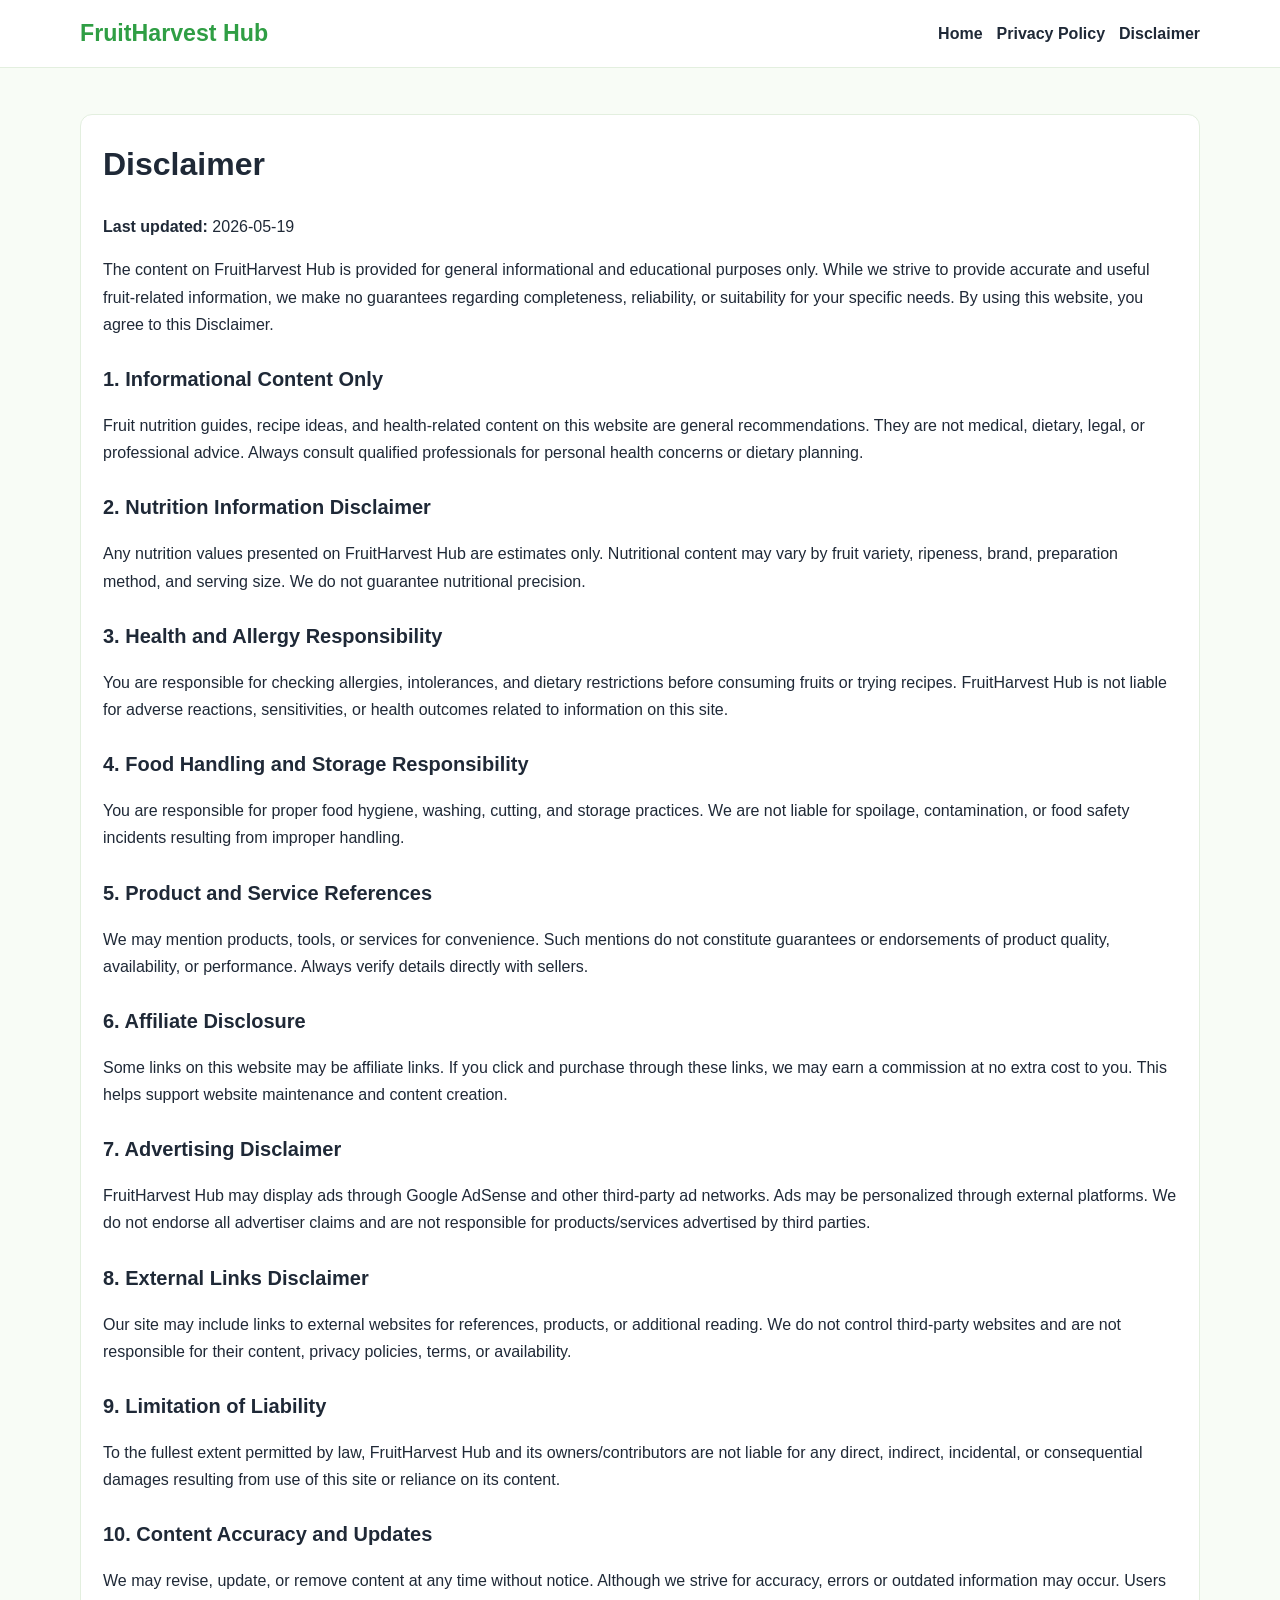
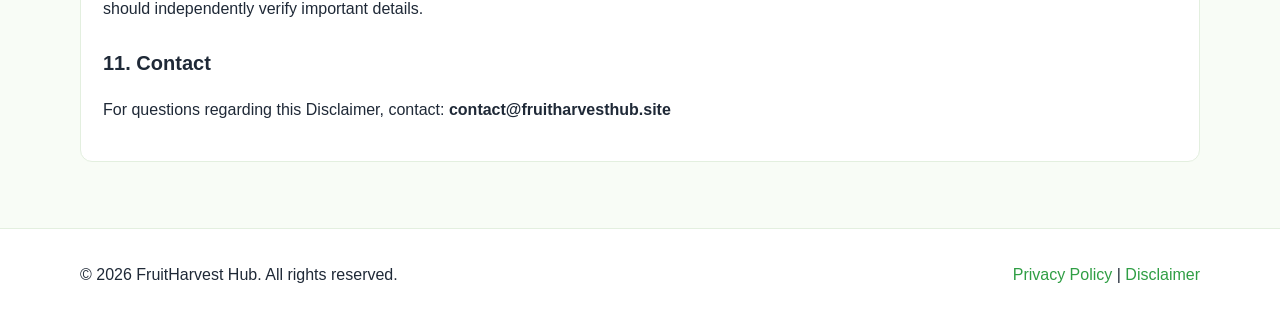
<file: public/disclaimer.html>
<!DOCTYPE html>
<html lang="en">
<head>
  <meta charset="UTF-8" />
  <meta name="viewport" content="width=device-width, initial-scale=1.0" />
  <title>Disclaimer | FruitHarvest Hub</title>
  <meta name="description" content="Read the FruitHarvest Hub Disclaimer regarding nutrition content, fruit advice, ads, affiliate links, and liability limits." />
  <meta name="robots" content="index, follow" />
  <link rel="canonical" href="https://fruitharvesthub.site/disclaimer.html" />
  <link rel="stylesheet" href="styles.css" />
</head>
<body>
  <header class="site-header">
    <div class="container nav-wrap">
      <a class="logo" href="index.html">FruitHarvest Hub</a>
      <nav>
        <ul class="nav-links">
          <li><a href="index.html">Home</a></li>
          <li><a href="privacy-policy.html">Privacy Policy</a></li>
          <li><a href="disclaimer.html">Disclaimer</a></li>
        </ul>
      </nav>
    </div>
  </header>

  <main class="section">
    <div class="container legal">
      <h1>Disclaimer</h1>
      <p><strong>Last updated:</strong> 2026-05-19</p>

      <p>
        The content on FruitHarvest Hub is provided for general informational and educational purposes only.
        While we strive to provide accurate and useful fruit-related information, we make no guarantees
        regarding completeness, reliability, or suitability for your specific needs.
        By using this website, you agree to this Disclaimer.
      </p>

      <h2>1. Informational Content Only</h2>
      <p>
        Fruit nutrition guides, recipe ideas, and health-related content on this website are general recommendations.
        They are not medical, dietary, legal, or professional advice. Always consult qualified professionals
        for personal health concerns or dietary planning.
      </p>

      <h2>2. Nutrition Information Disclaimer</h2>
      <p>
        Any nutrition values presented on FruitHarvest Hub are estimates only.
        Nutritional content may vary by fruit variety, ripeness, brand, preparation method, and serving size.
        We do not guarantee nutritional precision.
      </p>

      <h2>3. Health and Allergy Responsibility</h2>
      <p>
        You are responsible for checking allergies, intolerances, and dietary restrictions
        before consuming fruits or trying recipes. FruitHarvest Hub is not liable for adverse reactions,
        sensitivities, or health outcomes related to information on this site.
      </p>

      <h2>4. Food Handling and Storage Responsibility</h2>
      <p>
        You are responsible for proper food hygiene, washing, cutting, and storage practices.
        We are not liable for spoilage, contamination, or food safety incidents resulting from improper handling.
      </p>

      <h2>5. Product and Service References</h2>
      <p>
        We may mention products, tools, or services for convenience.
        Such mentions do not constitute guarantees or endorsements of product quality, availability, or performance.
        Always verify details directly with sellers.
      </p>

      <h2>6. Affiliate Disclosure</h2>
      <p>
        Some links on this website may be affiliate links. If you click and purchase through these links,
        we may earn a commission at no extra cost to you. This helps support website maintenance and content creation.
      </p>

      <h2>7. Advertising Disclaimer</h2>
      <p>
        FruitHarvest Hub may display ads through Google AdSense and other third-party ad networks.
        Ads may be personalized through external platforms. We do not endorse all advertiser claims
        and are not responsible for products/services advertised by third parties.
      </p>

      <h2>8. External Links Disclaimer</h2>
      <p>
        Our site may include links to external websites for references, products, or additional reading.
        We do not control third-party websites and are not responsible for their content,
        privacy policies, terms, or availability.
      </p>

      <h2>9. Limitation of Liability</h2>
      <p>
        To the fullest extent permitted by law, FruitHarvest Hub and its owners/contributors are not liable
        for any direct, indirect, incidental, or consequential damages resulting from use of this site
        or reliance on its content.
      </p>

      <h2>10. Content Accuracy and Updates</h2>
      <p>
        We may revise, update, or remove content at any time without notice.
        Although we strive for accuracy, errors or outdated information may occur.
        Users should independently verify important details.
      </p>

      <h2>11. Contact</h2>
      <p>
        For questions regarding this Disclaimer, contact:
        <strong>contact@fruitharvesthub.site</strong>
      </p>
    </div>
  </main>

  <footer class="site-footer">
    <div class="container footer-grid">
      <p>© <span id="year"></span> FruitHarvest Hub. All rights reserved.</p>
      <p>
        <a href="privacy-policy.html">Privacy Policy</a> |
        <a href="disclaimer.html">Disclaimer</a>
      </p>
    </div>
  </footer>
  <script>
    document.getElementById("year").textContent = new Date().getFullYear();
  </script>
</body>
</html>
</file>
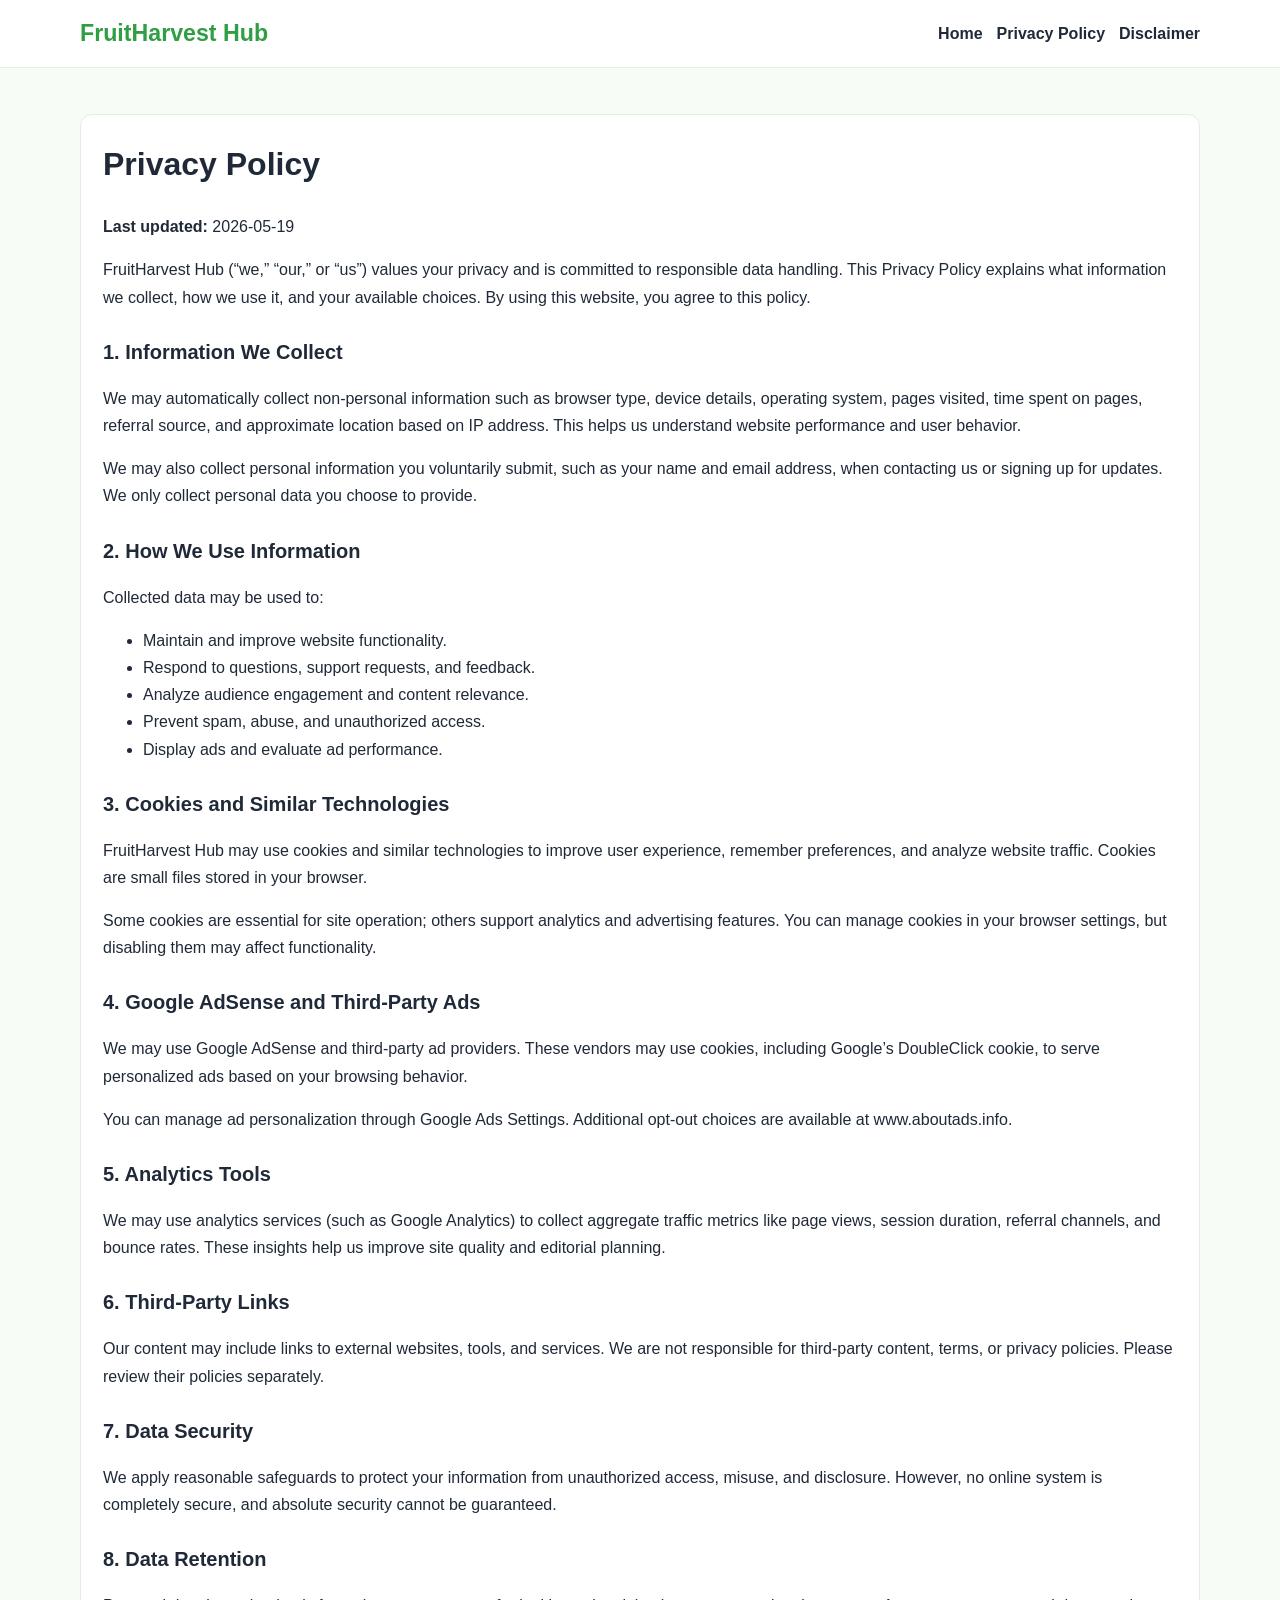
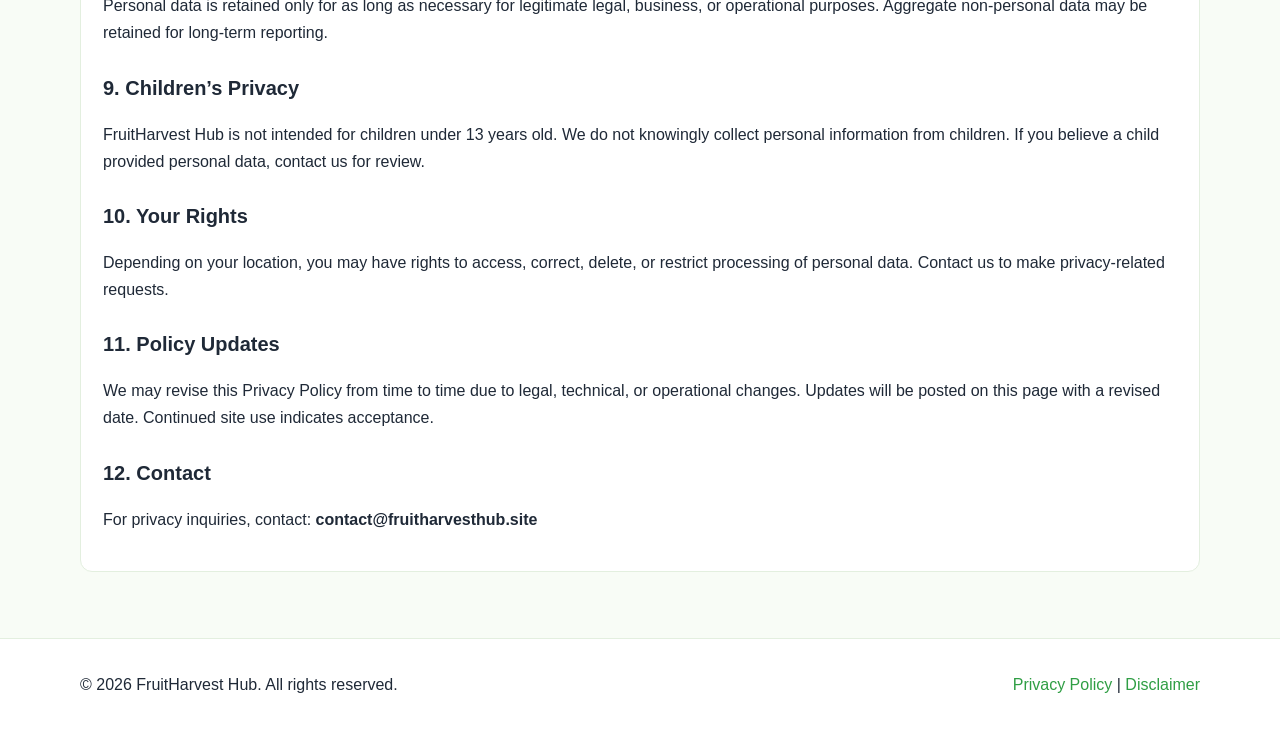
<file: public/privacy-policy.html>
<!DOCTYPE html>
<html lang="en">
<head>
  <meta charset="UTF-8" />
  <meta name="viewport" content="width=device-width, initial-scale=1.0" />
  <title>Privacy Policy | FruitHarvest Hub</title>
  <meta name="description" content="Read FruitHarvest Hub Privacy Policy for details on cookies, analytics, advertising, and your data rights." />
  <meta name="robots" content="index, follow" />
  <link rel="canonical" href="https://fruitharvesthub.site/privacy-policy.html" />
  <link rel="stylesheet" href="styles.css" />
</head>
<body>
  <header class="site-header">
    <div class="container nav-wrap">
      <a class="logo" href="index.html">FruitHarvest Hub</a>
      <nav>
        <ul class="nav-links">
          <li><a href="index.html">Home</a></li>
          <li><a href="privacy-policy.html">Privacy Policy</a></li>
          <li><a href="disclaimer.html">Disclaimer</a></li>
        </ul>
      </nav>
    </div>
  </header>

  <main class="section">
    <div class="container legal">
      <h1>Privacy Policy</h1>
      <p><strong>Last updated:</strong> 2026-05-19</p>

      <p>
        FruitHarvest Hub (“we,” “our,” or “us”) values your privacy and is committed to responsible data handling.
        This Privacy Policy explains what information we collect, how we use it, and your available choices.
        By using this website, you agree to this policy.
      </p>

      <h2>1. Information We Collect</h2>
      <p>
        We may automatically collect non-personal information such as browser type, device details,
        operating system, pages visited, time spent on pages, referral source, and approximate location
        based on IP address. This helps us understand website performance and user behavior.
      </p>
      <p>
        We may also collect personal information you voluntarily submit, such as your name and email address,
        when contacting us or signing up for updates. We only collect personal data you choose to provide.
      </p>

      <h2>2. How We Use Information</h2>
      <p>Collected data may be used to:</p>
      <ul>
        <li>Maintain and improve website functionality.</li>
        <li>Respond to questions, support requests, and feedback.</li>
        <li>Analyze audience engagement and content relevance.</li>
        <li>Prevent spam, abuse, and unauthorized access.</li>
        <li>Display ads and evaluate ad performance.</li>
      </ul>

      <h2>3. Cookies and Similar Technologies</h2>
      <p>
        FruitHarvest Hub may use cookies and similar technologies to improve user experience,
        remember preferences, and analyze website traffic. Cookies are small files stored in your browser.
      </p>
      <p>
        Some cookies are essential for site operation; others support analytics and advertising features.
        You can manage cookies in your browser settings, but disabling them may affect functionality.
      </p>

      <h2>4. Google AdSense and Third-Party Ads</h2>
      <p>
        We may use Google AdSense and third-party ad providers. These vendors may use cookies,
        including Google’s DoubleClick cookie, to serve personalized ads based on your browsing behavior.
      </p>
      <p>
        You can manage ad personalization through Google Ads Settings.
        Additional opt-out choices are available at www.aboutads.info.
      </p>

      <h2>5. Analytics Tools</h2>
      <p>
        We may use analytics services (such as Google Analytics) to collect aggregate traffic metrics
        like page views, session duration, referral channels, and bounce rates.
        These insights help us improve site quality and editorial planning.
      </p>

      <h2>6. Third-Party Links</h2>
      <p>
        Our content may include links to external websites, tools, and services.
        We are not responsible for third-party content, terms, or privacy policies.
        Please review their policies separately.
      </p>

      <h2>7. Data Security</h2>
      <p>
        We apply reasonable safeguards to protect your information from unauthorized access,
        misuse, and disclosure. However, no online system is completely secure, and absolute security cannot be guaranteed.
      </p>

      <h2>8. Data Retention</h2>
      <p>
        Personal data is retained only for as long as necessary for legitimate legal, business,
        or operational purposes. Aggregate non-personal data may be retained for long-term reporting.
      </p>

      <h2>9. Children’s Privacy</h2>
      <p>
        FruitHarvest Hub is not intended for children under 13 years old.
        We do not knowingly collect personal information from children.
        If you believe a child provided personal data, contact us for review.
      </p>

      <h2>10. Your Rights</h2>
      <p>
        Depending on your location, you may have rights to access, correct, delete,
        or restrict processing of personal data. Contact us to make privacy-related requests.
      </p>

      <h2>11. Policy Updates</h2>
      <p>
        We may revise this Privacy Policy from time to time due to legal, technical, or operational changes.
        Updates will be posted on this page with a revised date. Continued site use indicates acceptance.
      </p>

      <h2>12. Contact</h2>
      <p>
        For privacy inquiries, contact:
        <strong>contact@fruitharvesthub.site</strong>
      </p>
    </div>
  </main>

  <footer class="site-footer">
    <div class="container footer-grid">
      <p>© <span id="year"></span> FruitHarvest Hub. All rights reserved.</p>
      <p>
        <a href="privacy-policy.html">Privacy Policy</a> |
        <a href="disclaimer.html">Disclaimer</a>
      </p>
    </div>
  </footer>
  <script>
    document.getElementById("year").textContent = new Date().getFullYear();
  </script>
</body>
</html>
</file>
<file: public/styles.css>
:root {
  --bg: #f8fcf6;
  --text: #1f2937;
  --muted: #667085;
  --brand: #2f9e44;
  --brand-dark: #237a35;
  --card: #ffffff;
  --border: #e3efdf;
}

* { box-sizing: border-box; }

body {
  margin: 0;
  font-family: Arial, Helvetica, sans-serif;
  line-height: 1.7;
  color: var(--text);
  background: var(--bg);
}

.container {
  width: min(1120px, 92%);
  margin: 0 auto;
}

.site-header {
  position: sticky;
  top: 0;
  z-index: 99;
  background: #fff;
  border-bottom: 1px solid var(--border);
}

.nav-wrap {
  display: flex;
  justify-content: space-between;
  align-items: center;
  gap: 12px;
  padding: 14px 0;
}

.logo {
  text-decoration: none;
  color: var(--brand);
  font-size: 1.45rem;
  font-weight: 700;
}

.nav-links {
  list-style: none;
  display: flex;
  gap: 14px;
  margin: 0;
  padding: 0;
  flex-wrap: wrap;
}

.nav-links a {
  text-decoration: none;
  color: var(--text);
  font-weight: 600;
}

.nav-links a:hover { color: var(--brand); }

.hero { padding: 48px 0; }

.hero-grid {
  display: grid;
  grid-template-columns: 1.1fr 1fr;
  gap: 24px;
  align-items: center;
}

.hero h1 {
  margin: 0 0 12px;
  font-size: clamp(2rem, 4.1vw, 3rem);
  line-height: 1.2;
}

.hero p {
  color: var(--muted);
  margin-bottom: 20px;
}

.hero img {
  width: 100%;
  height: 390px;
  object-fit: cover;
  border-radius: 14px;
  border: 1px solid var(--border);
}

.btn {
  display: inline-block;
  background: var(--brand);
  color: #fff;
  text-decoration: none;
  font-weight: 700;
  padding: 10px 18px;
  border-radius: 8px;
}

.btn:hover { background: var(--brand-dark); }

.section { padding: 46px 0; }

.alt {
  background: #fff;
  border-top: 1px solid var(--border);
  border-bottom: 1px solid var(--border);
}

h2 {
  margin: 0 0 16px;
  font-size: 1.8rem;
}

.card-grid {
  display: grid;
  grid-template-columns: repeat(3, 1fr);
  gap: 18px;
}

.card {
  background: var(--card);
  border: 1px solid var(--border);
  border-radius: 12px;
  overflow: hidden;
}

.card img {
  width: 100%;
  height: 220px;
  object-fit: cover;
}

.card-body { padding: 14px; }

.card-body h3 { margin: 0 0 8px; }

.card-body p {
  margin: 0;
  color: var(--muted);
}

.two-col {
  display: grid;
  grid-template-columns: 1fr 1fr;
  gap: 22px;
  align-items: center;
}

.two-col img {
  width: 100%;
  height: 330px;
  object-fit: cover;
  border-radius: 12px;
  border: 1px solid var(--border);
}

.tips-list {
  margin: 0;
  padding-left: 20px;
}

.ads-note .ad-box {
  margin-top: 10px;
  padding: 24px;
  border: 2px dashed #cfd8cc;
  border-radius: 10px;
  background: #fafafa;
  color: #666;
  text-align: center;
}

.legal {
  background: #fff;
  border: 1px solid var(--border);
  border-radius: 12px;
  padding: 22px;
}

.legal h1 { margin-top: 0; }

.legal h2 {
  margin-top: 24px;
  font-size: 1.25rem;
}

.site-footer {
  margin-top: 20px;
  background: #fff;
  border-top: 1px solid var(--border);
}

.footer-grid {
  display: flex;
  justify-content: space-between;
  align-items: center;
  gap: 12px;
  flex-wrap: wrap;
  padding: 16px 0;
}

.site-footer a {
  text-decoration: none;
  color: var(--brand);
}

@media (max-width: 920px) {
  .hero-grid, .two-col { grid-template-columns: 1fr; }
  .hero img { height: 320px; }
  .card-grid { grid-template-columns: 1fr 1fr; }
}

@media (max-width: 620px) {
  .card-grid { grid-template-columns: 1fr; }
  .nav-links { gap: 10px; font-size: 0.95rem; }
}
</file>
